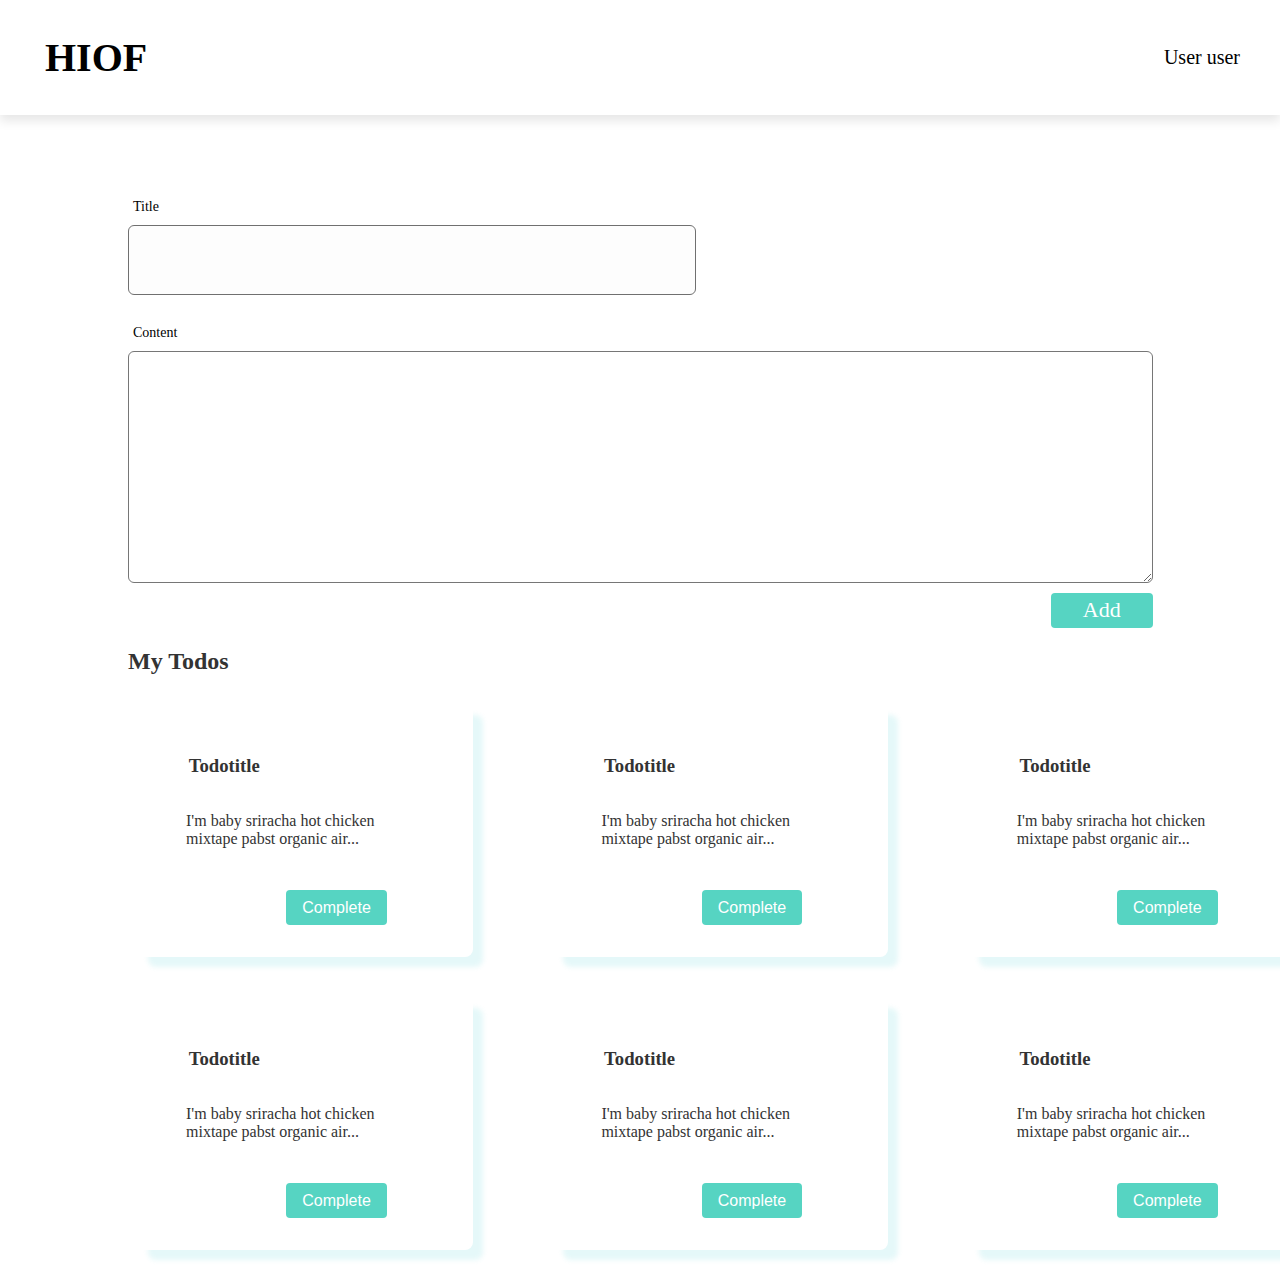
<file: index.html>
<!DOCTYPE html>
<html lang="en">

<head>
    <meta charset="UTF-8">
    <meta name="viewport" content="width=device-width, initial-scale=1.0">
    <link rel="stylesheet" href="style.css">
    <link rel="stylesheet" media="screen" href="http://fontlibrary.org/face/metropolis" type="text/css" />
    <title>Document</title>
    
</head>

<body class="grid-container">
    <header>
        <h1><a href="index.html">HIOF</a></h1>

        <nav>
            <ul>
                <li>User user</li>

            </ul>
        </nav>
    </header>

    <main>
        <form action="#" method="get">
            <section>
                <label for="Title">Title</label>
                <input id="tittel" type="text" id="text" name="text">
            </section>
            <section>
                <label for="textarea">Content</label>
                <textarea name="textarea" id="textarea" cols="30" rows="10"></textarea>
            </section>

            <input class="addbutton" type="submit" value="Add">
        </form>

        <h2 id="todotittel">My Todos</h2>
        <section class="cards">
            <article class id="card1">
                <h3>Todotitle</h3>
                <p>I'm baby sriracha hot chicken mixtape pabst organic air...</p>
                <section><button class="button">Complete</button></section>
            </article>
            <article class id="card2">
                <h3>Todotitle</h3>
                <p>I'm baby sriracha hot chicken mixtape pabst organic air...</p>
                <section><button class="button">Complete</button></section>
            </article>
            <article class id="card3">
                <h3>Todotitle</h3>
                <p>I'm baby sriracha hot chicken mixtape pabst organic air...</p>
                <section><button class="button">Complete</button></section>
            </article>
            <article class id="card4">
                <h3>Todotitle</h3>
                <p>I'm baby sriracha hot chicken mixtape pabst organic air...</p>
                <section><button class="button">Complete</button></section>
            </article>
            <article class id="card5">
                <h3>Todotitle</h3>
                <p>I'm baby sriracha hot chicken mixtape pabst organic air...</p>
                <section><button class="button">Complete</button></section>
            </article>
            <article class id="card6">
                <h3>Todotitle</h3>
                <p>I'm baby sriracha hot chicken mixtape pabst organic air...</p>
                <section><button class="button">Complete</button></section>
            </article>
        </section>
    </main>
</body>

</html>
</file>
<file: style.css>
.grid-container{
    grid-gap: 10px;
    grid-template-columns: 1fr 2fr 1fr;
    grid-row: 1fr 1fr 1fr;
    grid-template-areas:
    "nav nav nav nav"
    "header header header nav"
    "main main main main";
    padding: 0;
    margin: 0;
    grid-gap: 20%;
}

header {
    font-family: 'MetropolisRegular';
    font-size: 20px;
    display: grid;
    margin: 0;
    grid-template-areas:
    "header nav";
    box-shadow: 0px 6px 10px #00000019;
    
}


h1 a {
    text-decoration: none;
}
h1{
    padding: 0.5em;
    margin: 0;
}
h1 a:link, h1 a:visited {
   
    color: black;
    padding: 14px 25px;
    text-align: center;
    text-decoration: none;
    display: inline-block;
  }
  
  a:hover, a:active {
    font-family: Avenir Next, Heavy;
  }

nav{
    display: flex;
    flex-direction: row-reverse;
    margin: 0;
    text-decoration: none;
}

nav ul {
    text-decoration: none;
    padding: 2em;
    margin: 0;
    align-self: center;
}
nav ul li {
    text-decoration: none;
    display: flex;
    flex-direction: row-reverse;
    
    padding: 0;
    margin: 0;
}

form {
    display: flex;
    flex-direction: column;
    
}

form section {
    display: flex;
    flex-direction: column;
    margin: 0;
    padding: 10px 0;
    font-size: 20px;
    
}

form section label {
    font-size: 14px;
    font-family: MetropolisBold;
}

textarea{
    border-radius: 6px;
    padding: 3em;
}

#tittel{
    border-radius: 6px;
    padding: 2em;
    width: 50%;
    border: 1px solid #707070;
    background: #FDFDFD 0% 0% no-repeat padding-box;
}

label{
    padding: 10px 5px;
}

.addbutton{
    
    width: 10%;
    align-self: flex-end;
    align-content: center;
    background-color: #56D4C2;
    text-decoration: none;
    border: 0;
    border-radius: 0.25rem;
    color: white;
    font-family: 'MetropolisRegular';
    font-size: 22px;
    line-height: 1.2;
    white-space: nowrap;
    text-decoration: none;
    padding: 0.25rem 0.5rem;
    margin: 0;
}


article{
    display: flex;
    flex-direction: column;
flex-wrap: nowrap;
padding: 0.5em;
border-radius: 8px;
box-shadow: 10px 10px 5px #5DD3D829;
background: #FFFFFF 0% 0% no-repeat padding-box;
}

article section {
    display: flex;
    justify-content: flex-end;
    width: 80%;
}

article section button:hover {
    background-color: #6CE6D5;
    transition: 0.3s ease-out;}

article section button, #submit:focus {
    outline: none;
}

article p {
    display: flex;
    flex-direction: row;
    top: 607px;
    left: 250px;
    width: 239px;
    height: 62px;
    padding: 1em;
    margin: 0;
    }

h1 a{
    font-family: 'MetropolisRegular';
    text-decoration: none;
}
h1 a:hover, h1 a:active {
    background-color: white;
    color: black;
    text-decoration: none;
  }
h2{
    z-index: 2;
}
h3{
    padding: 1em;
    margin: 0;
    
}

#todotittel{
    font-family: Avenir Next, Heavy;
    color: #333333;
}
.cards{
    display: grid;
    grid-template-columns: 1fr 1fr 1fr;
    grid-template-rows: auto;
    grid-template-areas: "card1 card2 card3"
                            "card4 card5 card6";
    color: #333333;
grid-gap: 8%;
padding: 10px;
    
}
#card1{
    grid-area: card1;
    padding: 2em;
}

#card2{
    grid-area: card2;
    padding: 2em;
}

#card3{
    grid-area: card3;
    padding: 2em;
}

#card4{
    grid-area: card4;
    padding: 2em;
}

#card5{
    grid-area: card5;
    padding: 2em;
}
#card6{
    grid-area: card6;
    padding: 2em;
}

main{
    display: grid; 
    font-family: 'MetropolisRegular';
    font-weight: normal;
    font-style: normal;
    padding: 5% 10%;
}

.button{
    background-color: #56D4C2;
    text-decoration: none;
    border: 0;
    border-radius: 0.25rem;
    color: white;
    font-family: sans-serif;
    font-size: 1rem;
    line-height: 1.2;
    white-space: nowrap;
    text-decoration: none;
    padding: 0.5rem 1rem;
    margin: 0;
}

body{
    margin: 0;
    padding: 0;
  
}

@media only screen and (max-width: 800px) {
    .grid-container {
    grid-template-columns: 1fr;
    grid-row: auto;
    grid-template-areas:
    "nav"
    "header"
    "main";
    }

    .cards{
        grid-template-columns: 1fr;
    grid-row: auto;
    grid-template-areas:
    "card1"
    "card2"
    "card3"
    "card4"
    "card5"
    "card6";
    }
}
</file>
